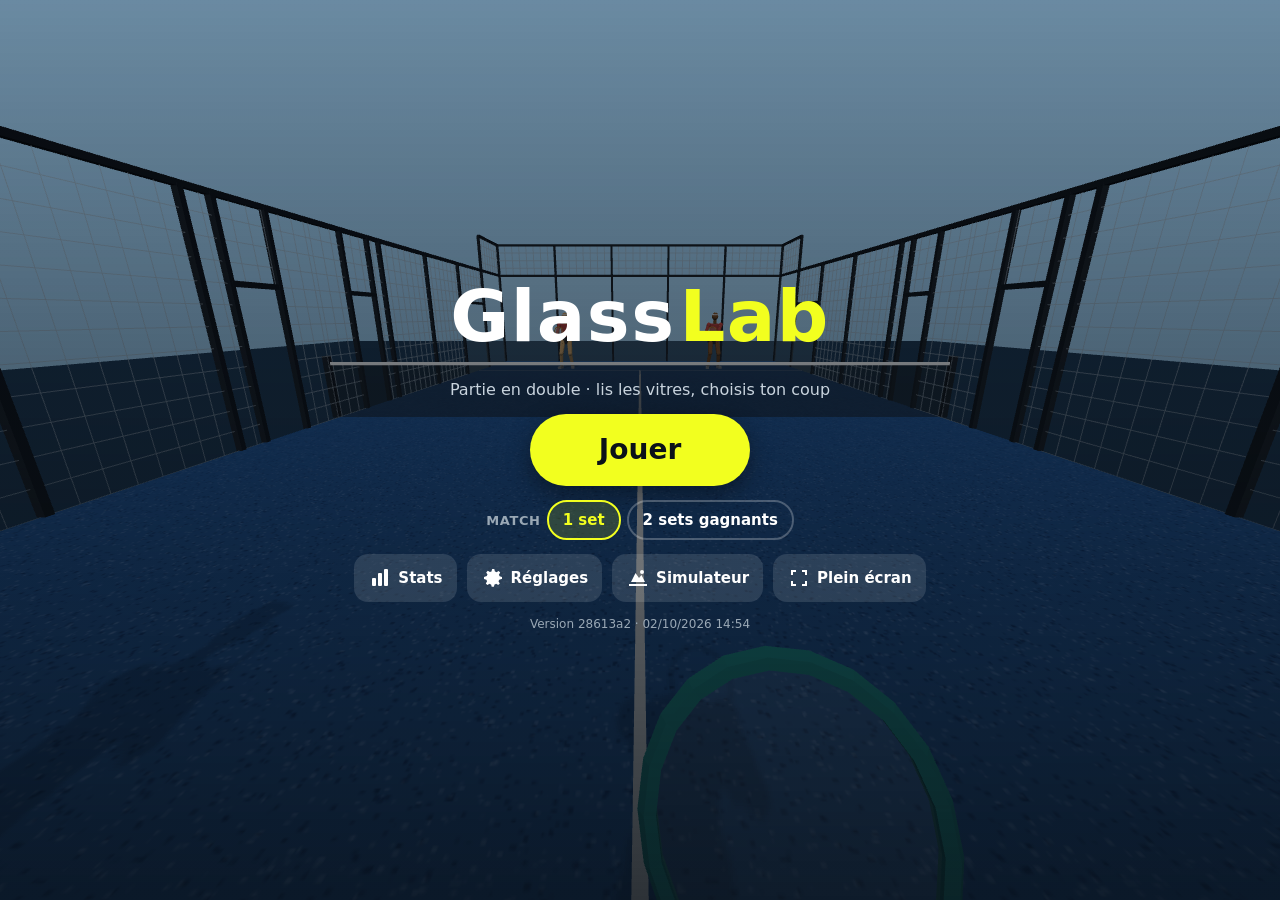
<file: index.html>
<!doctype html>
<html lang="fr">
<head>
  <meta charset="utf-8">
  <meta name="viewport" content="width=device-width, initial-scale=1, maximum-scale=1, user-scalable=no, viewport-fit=cover">
  <meta name="theme-color" content="#0b1219">
  <meta name="color-scheme" content="dark">
  <meta name="description" content="Glass Lab — partie de padel en double, en 1re personne : entraîne ta lecture des vitres et ton choix de coup.">
  <meta name="mobile-web-app-capable" content="yes">
  <meta name="apple-mobile-web-app-capable" content="yes">
  <meta name="apple-mobile-web-app-status-bar-style" content="black-translucent">
  <meta name="apple-mobile-web-app-title" content="Glass Lab">
  <title>Glass Lab</title>
  <link rel="manifest" href="manifest.webmanifest">
  <link rel="icon" type="image/png" sizes="192x192" href="icons/icon-192.png">
  <link rel="apple-touch-icon" href="icons/icon-192.png">
  <link rel="stylesheet" href="style.css">
  <!-- Three.js : copie locale versionnée (vendor/), sans bundler -->
  <script type="importmap">
    { "imports": { "three": "./vendor/three@0.170.0/three.module.min.js" } }
  </script>
</head>
<body>
  <canvas id="game" aria-label="Court de padel en 3D, vue à la première personne, dans le corps du joueur"></canvas>

  <!-- Interface de jeu : le score, Pause, le joystick, Frappe et le toast -->
  <div id="ui" class="ui" hidden>
    <div id="touch" class="touch"></div>
    <!-- Tableau de score : sets terminés, jeux du set en cours, points (● = équipe au service) -->
    <div id="score" class="score" aria-label="Score">
      <div id="scoreUs" class="score-row"><span class="srv" aria-hidden="true"></span><b>Vous</b><span class="hist"></span><span class="games"></span><span class="pts"></span></div>
      <div id="scoreThem" class="score-row"><span class="srv" aria-hidden="true"></span><b>Eux</b><span class="hist"></span><span class="games"></span><span class="pts"></span></div>
      <div id="scoreNote" class="score-note" hidden></div>
    </div>
    <!-- Annonce de l'arbitre après chaque point (« 30-15 », « Jeu · vous »…) et sa raison -->
    <div id="banner" class="banner" hidden role="status" aria-live="polite"><b id="bannerText"></b><small id="bannerSub"></small></div>
    <div id="servePrompt" class="serve-prompt" hidden>À toi de servir : appuie sur Frappe</div>
    <button id="pauseBtn" class="icon-btn pause-btn" aria-label="Pause (Échap)">
      <svg viewBox="0 0 24 24" aria-hidden="true"><rect x="6" y="5" width="4" height="14" rx="1"/><rect x="14" y="5" width="4" height="14" rx="1"/></svg>
    </button>
    <button id="strikeBtn" class="strike" aria-label="Frappe (Espace)">FRAPPE</button>
    <div id="toast" class="toast" hidden role="status" aria-live="polite">
      <span class="toast-icon" id="toastIcon" aria-hidden="true"></span>
      <span class="toast-text"><b id="toastTitle"></b><small id="toastSub"></small></span>
      <button id="toastDetail" class="toast-btn" hidden>Détail</button>
    </div>
    <div id="guide" class="guide" hidden role="note"></div>
    <div id="hint" class="hint" hidden>Astuce : tourne ton téléphone en paysage pour mieux voir le court.</div>
    <div id="level" class="level" hidden role="status" aria-live="polite"></div>
    <div id="spinTag" class="spin-tag" hidden aria-live="polite"></div>
    <canvas id="ballMap" class="ball-map" aria-hidden="true"></canvas>
    <div id="call" class="call" hidden aria-live="polite"></div>
  </div>
  <div id="fade" class="fade" aria-hidden="true"></div>
  <div id="fps" class="fps" hidden></div>

  <!-- Accueil -->
  <section id="home" class="screen home" hidden aria-labelledby="homeTitle">
    <h1 id="homeTitle" class="title">Glass<span>Lab</span></h1>
    <p class="tagline">Partie en double · lis les vitres, choisis ton coup</p>
    <button id="playBtn" class="btn-play">Jouer</button>
    <p id="resumeInfo" class="resume-info" hidden></p>
    <div class="formats" role="group" aria-label="Format du match">
      <span class="formats-lbl" id="formatsLbl">Match</span>
      <button class="fmt-btn" data-format="1set" aria-pressed="true">1 set</button>
      <button class="fmt-btn" data-format="3sets" aria-pressed="false">2 sets gagnants</button>
    </div>
    <button id="newMatchBtn" class="btn-link" hidden>Nouveau match</button>
    <div class="home-icons">
      <button class="icon-btn labeled" data-open="stats" aria-label="Statistiques">
        <svg viewBox="0 0 24 24" aria-hidden="true"><rect x="4" y="12" width="4" height="8" rx="1"/><rect x="10" y="7" width="4" height="13" rx="1"/><rect x="16" y="3" width="4" height="17" rx="1"/></svg><span>Stats</span>
      </button>
      <button class="icon-btn labeled" data-open="settings" aria-label="Réglages">
        <svg viewBox="0 0 24 24" aria-hidden="true"><path d="M12 8.5a3.5 3.5 0 1 0 0 7 3.5 3.5 0 0 0 0-7Zm9 4.6v-2.2l-2.4-.6a7 7 0 0 0-.7-1.6l1.3-2.1-1.6-1.6-2.1 1.3a7 7 0 0 0-1.6-.7L13.3 3h-2.2l-.6 2.4a7 7 0 0 0-1.6.7L6.8 4.8 5.2 6.4l1.3 2.1a7 7 0 0 0-.7 1.6L3 10.9v2.2l2.4.6c.2.6.4 1.1.7 1.6l-1.3 2.1 1.6 1.6 2.1-1.3c.5.3 1 .5 1.6.7l.6 2.4h2.2l.6-2.4c.6-.2 1.1-.4 1.6-.7l2.1 1.3 1.6-1.6-1.3-2.1c.3-.5.5-1 .7-1.6l2.4-.6Z"/></svg><span>Réglages</span>
      </button>
      <a class="icon-btn labeled" href="simulateur.html" aria-label="Simulateur de vitres">
        <svg viewBox="0 0 24 24" aria-hidden="true"><path d="M3 20h18v-2H3v2Zm2-4 4.5-9 3.5 5 2.5-3L19 16H5Zm11-12a2 2 0 1 0 0 4 2 2 0 0 0 0-4Z"/></svg><span>Simulateur</span>
      </a>
      <button class="icon-btn labeled fs-btn" aria-label="Plein écran (F)">
        <svg viewBox="0 0 24 24" aria-hidden="true"><path d="M4 9V4h5v2H6v3H4Zm11-5h5v5h-2V6h-3V4ZM4 15h2v3h3v2H4v-5Zm14 3v-3h2v5h-5v-2h3Z"/></svg><span>Plein écran</span>
      </button>
    </div>
    <p id="buildInfo" class="build-info" hidden></p>
  </section>

  <!-- Pause -->
  <section id="pause" class="screen menu" hidden aria-labelledby="pauseTitle">
    <div class="panel">
      <h2 id="pauseTitle">Pause</h2>
      <div class="summary" id="summary"></div>
      <button id="resumeBtn" class="btn-primary">Reprendre</button>
      <div class="menu-row">
        <button class="btn" data-open="settings">Réglages</button>
        <button class="btn" data-open="stats">Stats</button>
        <button class="btn" id="lastDetailBtn">Revoir la dernière erreur</button>
        <button class="btn fs-btn">Plein écran</button>
        <button class="btn danger" id="quitBtn">Quitter</button>
      </div>
    </div>
  </section>

  <!-- Fin de match -->
  <section id="matchEnd" class="screen menu" hidden aria-labelledby="matchEndTitle">
    <div class="panel">
      <h2 id="matchEndTitle" class="end-title"></h2>
      <p id="matchEndScore" class="end-score"></p>
      <div class="summary" id="matchEndSummary"></div>
      <button id="newMatchEndBtn" class="btn-primary">Nouveau match</button>
      <div class="menu-row">
        <button class="btn" data-open="stats">Stats</button>
        <button class="btn" id="homeEndBtn">Accueil</button>
      </div>
    </div>
  </section>

  <!-- Réglages -->
  <section id="settings" class="screen menu" hidden aria-labelledby="settingsTitle">
    <div class="panel scroll">
      <h2 id="settingsTitle">Réglages</h2>
      <div id="settingsList" class="settings-list"></div>
      <h3>Données</h3>
      <p class="small">Vue, champ de vision, vitesse et aides sont réglés par le jeu ; la difficulté s’adapte à toi.</p>
      <div class="menu-row">
        <button class="btn" id="exportBtn">Exporter (JSON)</button>
        <label class="btn" for="importFile">Importer…</label>
        <input type="file" id="importFile" accept="application/json,.json" hidden>
        <button class="btn danger" id="resetBtn">Réinitialiser</button>
      </div>
      <p class="small" id="dataMsg" role="status"></p>
      <button class="btn-primary back-btn">Retour</button>
    </div>
  </section>

  <!-- Stats -->
  <section id="stats" class="screen menu" hidden aria-labelledby="statsTitle">
    <div class="panel scroll">
      <h2 id="statsTitle">Stats</h2>
      <div id="statsBody"></div>
      <button class="btn-primary back-btn">Retour</button>
    </div>
  </section>

  <!-- Détail d'une balle : replay au ralenti (optionnel, ouvert à la demande) -->
  <section id="detail" class="detail" hidden aria-labelledby="detailTitle">
    <div class="cam-sel" role="group" aria-label="Vue du replay">
      <button class="cam-btn" data-cam="fp">1re pers.</button>
      <button class="cam-btn" data-cam="top">Dessus</button>
      <button class="cam-btn" data-cam="side">Côté</button>
    </div>
    <div class="detail-sheet">
      <h2 id="detailTitle" class="detail-title"></h2>
      <ul id="detailLines" class="detail-lines"></ul>
      <p id="detailRule" class="rule"></p>
      <div class="menu-row">
        <button class="btn" id="replayAgainBtn">Rejouer</button>
        <button class="btn-primary" id="detailResumeBtn">Reprendre</button>
      </div>
    </div>
  </section>

  <div id="fatal" class="screen fatal" hidden role="alert">
    <h1>Glass Lab</h1>
    <p id="fatalText">Ce jeu nécessite WebGL, indisponible sur cet appareil ou ce navigateur.</p>
    <p class="small">Essaie un navigateur récent (Chrome, Safari, Firefox, Edge) et vérifie que l’accélération graphique est activée.</p>
  </div>

  <script type="module" src="src/main.js"></script>
  <noscript><p class="screen fatal">Glass Lab nécessite JavaScript.</p></noscript>
</body>
</html>
</file>
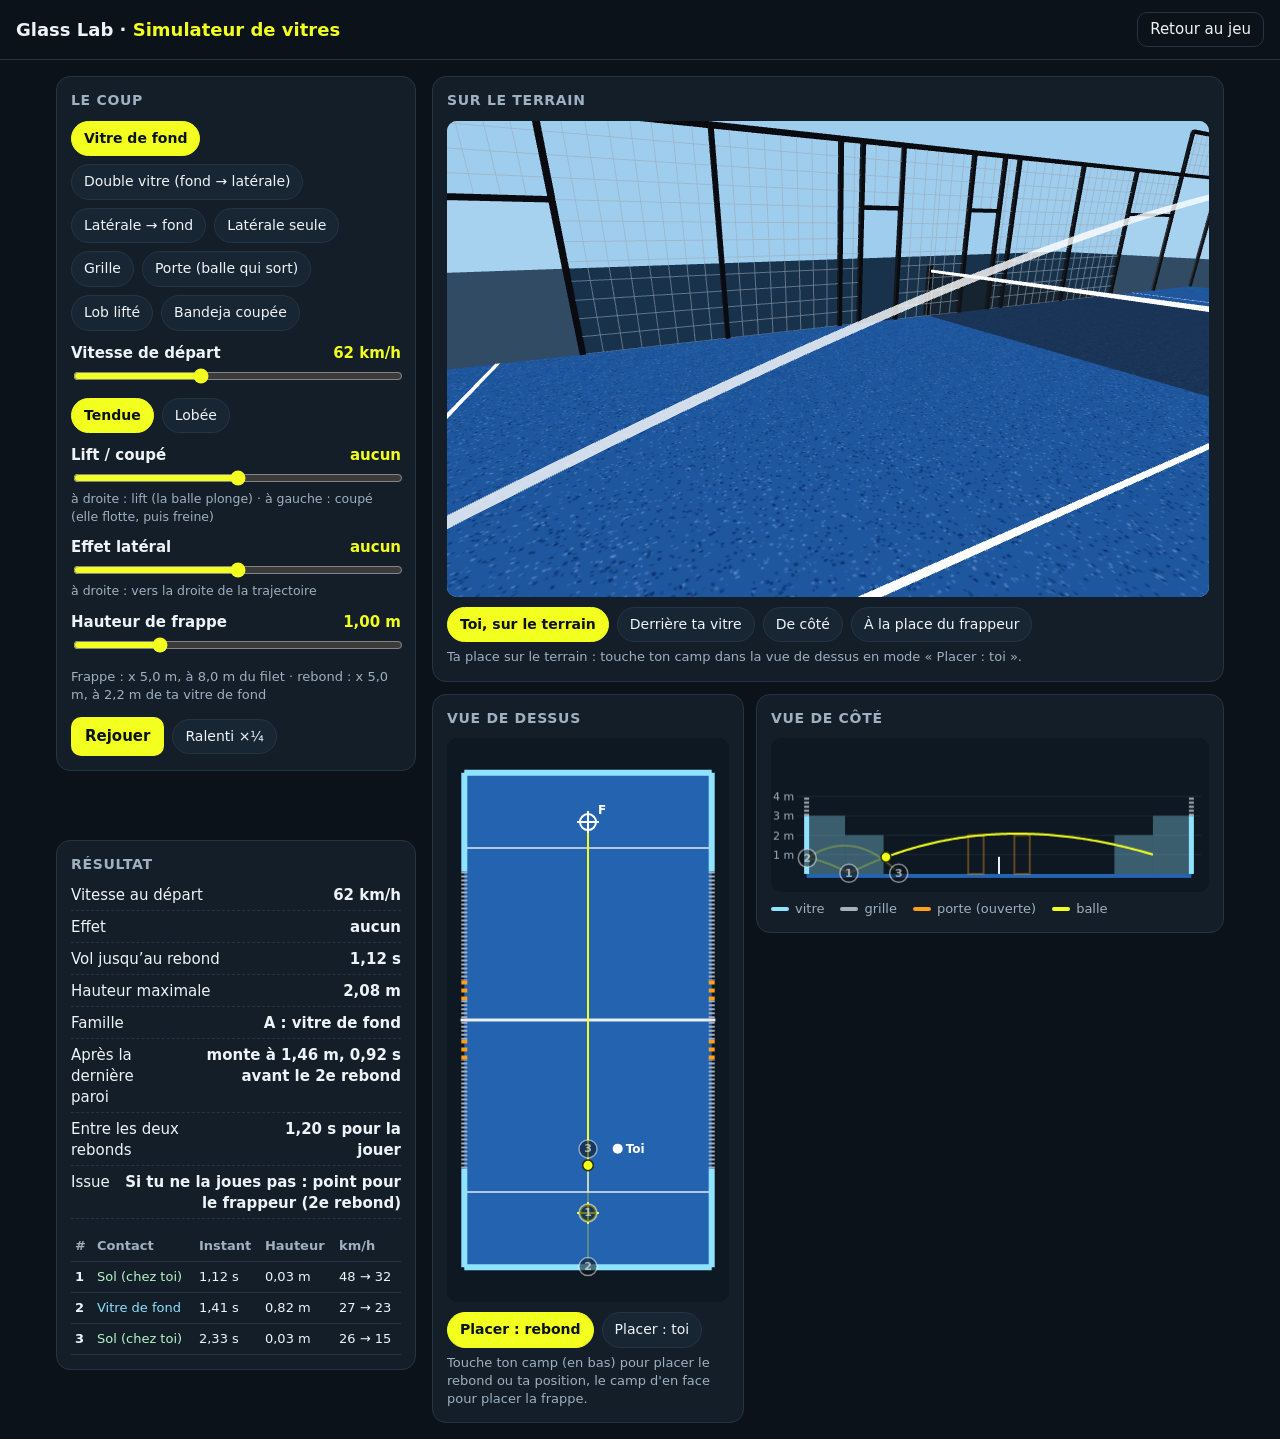
<file: simulateur.html>
<!doctype html>
<html lang="fr">
<head>
  <meta charset="utf-8">
  <meta name="viewport" content="width=device-width, initial-scale=1, viewport-fit=cover">
  <meta name="theme-color" content="#0b1219">
  <title>Glass Lab · Simulateur de vitres</title>
  <link rel="icon" href="icons/icon-192.png">
  <script type="importmap">
    { "imports": { "three": "./vendor/three@0.170.0/three.module.min.js" } }
  </script>
  <style>
    :root { --bg: #0b1219; --panel: #131e29; --line: #253445; --text: #eef3f7; --muted: #9fb0c0; --accent: #f2ff1f; --glass: #8fe3ff; --mesh: #a6b1bd; --door: #ff9f1c; }
    * { box-sizing: border-box; }
    body { margin: 0; background: var(--bg); color: var(--text); font: 15px/1.4 system-ui, -apple-system, Segoe UI, Roboto, sans-serif; }
    header { display: flex; align-items: center; justify-content: space-between; gap: 12px; padding: 12px 16px; border-bottom: 1px solid var(--line); }
    header h1 { margin: 0; font-size: 18px; font-weight: 800; }
    header h1 span { color: var(--accent); }
    a.back { color: var(--text); text-decoration: none; border: 1px solid var(--line); border-radius: 10px; padding: 6px 12px; white-space: nowrap; }
    main { display: grid; gap: 16px; padding: 16px; max-width: 1200px; margin: 0 auto; grid-template-columns: minmax(0, 1fr); }
    @media (min-width: 900px) { main { grid-template-columns: 360px minmax(0, 1fr); align-items: start; } .views { grid-column: 2; grid-row: 1 / span 2; } }
    .card { background: var(--panel); border: 1px solid var(--line); border-radius: 14px; padding: 14px; }
    .card h2 { margin: 0 0 10px; font-size: 14px; text-transform: uppercase; letter-spacing: 0.05em; color: var(--muted); }
    .views { display: grid; gap: 12px; }
    .view-row { display: grid; gap: 12px; grid-template-columns: minmax(0, 1fr); }
    @media (min-width: 640px) { .view-row { grid-template-columns: minmax(0, 0.8fr) minmax(0, 1.2fr); align-items: start; } }
    canvas { width: 100%; display: block; border-radius: 10px; background: #0e1822; touch-action: manipulation; }
    #viewTop { aspect-ratio: 1 / 2; max-height: 72vh; cursor: crosshair; }
    #viewSide { aspect-ratio: 20 / 7; }
    #view3d { aspect-ratio: 16 / 10; max-height: 70vh; background: #9fcdee; }
    .cams { margin-top: 10px; }
    .hint { margin: 6px 0 0; font-size: 13px; color: var(--muted); }
    .chips { display: flex; flex-wrap: wrap; gap: 8px; }
    .chip { border: 1px solid var(--line); background: #182634; color: var(--text); border-radius: 999px; padding: 7px 12px; font: inherit; font-size: 14px; cursor: pointer; }
    .chip.on { background: var(--accent); color: #0b1219; border-color: var(--accent); font-weight: 700; }
    .field { display: grid; grid-template-columns: 1fr auto; gap: 2px 10px; margin: 12px 0; }
    .field label { font-weight: 600; }
    .field output { color: var(--accent); font-variant-numeric: tabular-nums; font-weight: 700; }
    .field input[type=range] { grid-column: 1 / -1; width: 100%; accent-color: var(--accent); }
    .field small { grid-column: 1 / -1; color: var(--muted); }
    .row { display: flex; gap: 8px; flex-wrap: wrap; align-items: center; }
    button.act { border: 0; border-radius: 10px; padding: 9px 14px; font: inherit; font-weight: 700; cursor: pointer; background: var(--accent); color: #0b1219; }
    .points { font-variant-numeric: tabular-nums; color: var(--muted); font-size: 13px; }
    .summary { display: grid; gap: 6px; margin-bottom: 12px; }
    .summary div { display: flex; justify-content: space-between; gap: 12px; border-bottom: 1px dashed var(--line); padding-bottom: 4px; }
    .summary b { text-align: right; }
    .warn { color: var(--door); font-weight: 700; }
    table { width: 100%; border-collapse: collapse; font-size: 13px; font-variant-numeric: tabular-nums; }
    th, td { text-align: left; padding: 6px 4px; border-bottom: 1px solid var(--line); vertical-align: top; }
    th { color: var(--muted); font-weight: 600; }
    td.n { width: 22px; font-weight: 800; }
    .k-floor { color: #b7f5c8; } .k-glass { color: var(--glass); } .k-mesh { color: var(--mesh); } .k-exit { color: var(--door); } .k-net { color: #ff8f8f; }
    .legend { display: flex; flex-wrap: wrap; gap: 10px 16px; font-size: 13px; color: var(--muted); margin-top: 8px; }
    .legend i { display: inline-block; width: 18px; height: 4px; border-radius: 2px; vertical-align: middle; margin-right: 6px; }
  </style>
</head>
<body>
  <header>
    <h1>Glass Lab · <span>Simulateur de vitres</span></h1>
    <a class="back" href="./">Retour au jeu</a>
  </header>
  <main>
    <section class="card" aria-labelledby="hParams">
      <h2 id="hParams">Le coup</h2>
      <div class="chips" id="presets" role="group" aria-label="Préréglages"></div>
      <div class="field"><label for="kmh">Vitesse de départ</label><output id="kmhOut"></output><input type="range" id="kmh" min="20" max="130" step="1"></div>
      <div class="row" role="group" aria-label="Trajectoire">
        <button class="chip" id="tense" type="button">Tendue</button>
        <button class="chip" id="lob" type="button">Lobée</button>
      </div>
      <div class="field"><label for="top">Lift / coupé</label><output id="topOut"></output><input type="range" id="top" min="-220" max="220" step="5"><small>à droite : lift (la balle plonge) · à gauche : coupé (elle flotte, puis freine)</small></div>
      <div class="field"><label for="side">Effet latéral</label><output id="sideOut"></output><input type="range" id="side" min="-190" max="190" step="5"><small>à droite : vers la droite de la trajectoire</small></div>
      <div class="field"><label for="hz">Hauteur de frappe</label><output id="hzOut"></output><input type="range" id="hz" min="0.3" max="3.1" step="0.05"></div>
      <p class="points" id="points"></p>
      <div class="row">
        <button class="act" id="replay" type="button">Rejouer</button>
        <button class="chip" id="speed" type="button">Ralenti ×¼</button>
      </div>
    </section>

    <section class="views" aria-label="Trajectoire">
      <figure class="card" style="margin:0" id="card3d">
        <h2>Sur le terrain</h2>
        <canvas id="view3d" role="img" aria-label="Le court en 3D, vu depuis la place choisie"></canvas>
        <div class="chips cams" id="cams" role="group" aria-label="Place de la caméra">
          <button class="chip on" type="button" data-cam="player">Toi, sur le terrain</button>
          <button class="chip" type="button" data-cam="behind">Derrière ta vitre</button>
          <button class="chip" type="button" data-cam="side">De côté</button>
          <button class="chip" type="button" data-cam="hitter">À la place du frappeur</button>
        </div>
        <p class="hint" id="hint3d">Ta place sur le terrain : touche ton camp dans la vue de dessus en mode « Placer : toi ».</p>
      </figure>
      <div class="view-row">
        <figure class="card" style="margin:0">
          <h2>Vue de dessus</h2>
          <canvas id="viewTop" role="img" aria-label="Court vu de dessus, trajectoire et contacts"></canvas>
          <div class="chips cams" id="place" role="group" aria-label="Ce que place un toucher dans ton camp">
            <button class="chip on" type="button" data-place="bounce">Placer : rebond</button>
            <button class="chip" type="button" data-place="me">Placer : toi</button>
          </div>
          <p class="hint">Touche ton camp (en bas) pour placer le rebond ou ta position, le camp d'en face pour placer la frappe.</p>
        </figure>
        <figure class="card" style="margin:0">
          <h2>Vue de côté</h2>
          <canvas id="viewSide" role="img" aria-label="Court vu de côté : hauteur de la balle"></canvas>
          <div class="legend">
            <span><i style="background:var(--glass)"></i>vitre</span>
            <span><i style="background:var(--mesh)"></i>grille</span>
            <span><i style="background:var(--door)"></i>porte (ouverte)</span>
            <span><i style="background:var(--accent)"></i>balle</span>
          </div>
        </figure>
      </div>
    </section>

    <section class="card" aria-labelledby="hRes">
      <h2 id="hRes">Résultat</h2>
      <div class="summary" id="summary"></div>
      <table>
        <thead><tr><th>#</th><th>Contact</th><th>Instant</th><th>Hauteur</th><th>km/h</th></tr></thead>
        <tbody id="contacts"></tbody>
      </table>
    </section>
  </main>
  <script type="module" src="src/sim/simulator.js"></script>
</body>
</html>
</file>
<file: style.css>
/* Glass Lab — un seul canvas plein écran, interface superposée, aucun scroll ni zoom. */
:root {
  color-scheme: dark;
  --bg: #0b1219;
  --panel: rgba(12, 20, 28, 0.92);
  --panel-2: #1a2734;
  --text: #ffffff;
  --text-2: #c9d4de;
  --muted: #9aa8b5;
  --accent: #f2ff1f; /* jaune balle : texte sombre dessus */
  --accent-ink: #0b1219;
  --good: #23c46b;
  --ok: #f0a020;
  --bad: #ef4a3c;
  --safe-t: env(safe-area-inset-top, 0px);
  --safe-r: env(safe-area-inset-right, 0px);
  --safe-b: env(safe-area-inset-bottom, 0px);
  --safe-l: env(safe-area-inset-left, 0px);
  --tap: 48px;
}

*, *::before, *::after { box-sizing: border-box; }
html, body {
  margin: 0; padding: 0; width: 100%; height: 100%;
  overflow: hidden; overscroll-behavior: none;
  background: var(--bg); color: var(--text);
  font: 16px/1.35 system-ui, -apple-system, "Segoe UI", Roboto, sans-serif;
  -webkit-user-select: none; user-select: none;
  -webkit-touch-callout: none; -webkit-tap-highlight-color: transparent;
  -webkit-text-size-adjust: 100%;
}
body { position: fixed; inset: 0; }

#game {
  position: fixed; left: 0; top: 0;
  width: 100vw; height: 100vh; height: 100dvh; width: 100dvw;
  display: block; touch-action: none; outline: none;
}

[hidden] { display: none !important; }
button { font: inherit; color: inherit; }

.screen {
  position: fixed; inset: 0; z-index: 20;
  display: flex; flex-direction: column; align-items: center; justify-content: center; gap: 14px;
  padding: calc(16px + var(--safe-t)) calc(16px + var(--safe-r)) calc(16px + var(--safe-b)) calc(16px + var(--safe-l));
  background: rgba(8, 14, 20, 0.82); text-align: center;
}
.fatal h1 { margin: 0; font-size: 32px; }
.fatal p { max-width: 34em; margin: 0; }
.small { font-size: 14px; color: var(--text-2); }

/* ---------- Contrôles ---------- */
.ui { position: fixed; inset: 0; z-index: 5; pointer-events: none; }
.ui[hidden] { display: none !important; }
.touch { position: absolute; inset: 0; pointer-events: auto; touch-action: none; }
.joy-base {
  position: absolute; border-radius: 50%;
  background: rgba(10, 18, 26, 0.32); border: 2px solid rgba(255, 255, 255, 0.75);
  pointer-events: none; touch-action: none;
}
.joy-base.ghost {
  left: calc(28px + var(--safe-l)); bottom: calc(28px + var(--safe-b)); top: auto;
  opacity: 0.35;
}
.joy-base.ghost.right { left: auto; right: calc(28px + var(--safe-r)); }
.joy-knob {
  position: absolute; left: 50%; top: 50%; width: 44%; height: 44%; border-radius: 50%;
  transform: translate(-50%, -50%); background: rgba(255, 255, 255, 0.92); box-shadow: 0 2px 8px rgba(0, 0, 0, 0.35);
}
.strike {
  position: absolute; pointer-events: auto; touch-action: none;
  width: max(96px, 18vh); height: max(96px, 18vh); width: max(96px, 18dvh); height: max(96px, 18dvh);
  right: calc(24px + var(--safe-r)); bottom: calc(24px + var(--safe-b));
  border-radius: 50%; border: 3px solid rgba(255, 255, 255, 0.9);
  background: rgba(242, 255, 31, 0.88); color: var(--accent-ink);
  font-weight: 900; font-size: clamp(14px, 2.6dvh, 20px); letter-spacing: 0.06em;
  box-shadow: 0 6px 18px rgba(0, 0, 0, 0.35); transition: transform 80ms ease, background-color 80ms ease;
}
.strike.pressed { transform: scale(0.9); background: #ffffff; }
.lefty .strike { right: auto; left: calc(24px + var(--safe-l)); }

/* ---------- HUD ---------- */
.icon-btn {
  display: inline-flex; align-items: center; justify-content: center; gap: 6px;
  min-width: var(--tap); min-height: var(--tap); padding: 0; border: 0; border-radius: 14px;
  background: rgba(12, 20, 28, 0.6); cursor: pointer; pointer-events: auto;
}
a.icon-btn { text-decoration: none; color: inherit; }
.icon-btn svg { width: 24px; height: 24px; fill: #fff; }
.pause-btn { position: absolute; top: calc(10px + var(--safe-t)); right: calc(10px + var(--safe-r)); }

.toast {
  position: absolute; left: 50%; bottom: calc(14px + var(--safe-b)); transform: translateX(-50%);
  max-width: min(560px, calc(100vw - 2 * max(96px, 18dvh) - 80px));
  display: flex; align-items: center; gap: 10px; padding: 8px 12px; border-radius: 14px;
  background: rgba(12, 20, 28, 0.9); border: 2px solid; pointer-events: none;
}
.toast.good { border-color: var(--good); }
.toast.ok { border-color: var(--ok); }
.toast.bad { border-color: var(--bad); }
.toast-icon { flex: 0 0 auto; width: 30px; height: 30px; border-radius: 50%; display: grid; place-items: center; font-weight: 900; color: #0b1219; }
.toast.good .toast-icon { background: var(--good); }
.toast.ok .toast-icon { background: var(--ok); }
.toast.bad .toast-icon { background: var(--bad); color: #fff; }
.toast-text { display: flex; flex-direction: column; min-width: 0; }
.toast-text b { font-size: 16px; }
.toast-text small { font-size: 13px; color: var(--text-2); }
.toast-btn { pointer-events: auto; flex: 0 0 auto; min-height: 40px; padding: 4px 12px; border: 1px solid rgba(255,255,255,.5); border-radius: 10px; background: transparent; font-weight: 700; cursor: pointer; }

.guide {
  position: absolute; max-width: 240px; padding: 10px 14px; border-radius: 14px;
  background: #ffffff; color: #0b1219; font-weight: 700; font-size: 15px; pointer-events: auto; cursor: pointer;
  box-shadow: 0 6px 20px rgba(0, 0, 0, 0.35);
}
.guide::after { content: 'Toucher pour passer'; display: block; font-size: 11px; font-weight: 600; color: #4a5866; margin-top: 2px; }
.guide.at-joy { left: calc(28px + var(--safe-l)); bottom: calc(40% + var(--safe-b)); }
.lefty .guide.at-joy { left: auto; right: calc(28px + var(--safe-r)); }
.guide.at-strike { right: calc(24px + var(--safe-r)); bottom: calc(max(96px, 18dvh) + 40px + var(--safe-b)); }
.lefty .guide.at-strike { right: auto; left: calc(24px + var(--safe-l)); }
.guide.at-toast { left: 50%; transform: translateX(-50%); bottom: calc(88px + var(--safe-b)); }
.hint {
  position: absolute; left: 50%; top: calc(56px + var(--safe-t)); transform: translateX(-50%);
  padding: 6px 12px; border-radius: 10px; background: rgba(12, 20, 28, 0.75); color: var(--text-2);
  font-size: 13px; pointer-events: none; max-width: calc(100vw - 32px); text-align: center;
}
.level {
  position: absolute; left: 50%; top: calc(52px + var(--safe-t)); transform: translateX(-50%);
  padding: 4px 12px; border-radius: 999px; background: rgba(12, 20, 28, 0.7); color: var(--accent);
  font-weight: 800; font-size: 14px; pointer-events: none;
}
/* Score : tableau de type télévision en haut à gauche — sets terminés (gris, gagnés en blanc), jeux du set
   en cours, points dans la case jaune ; ● = équipe au service ; enjeu du point en dessous */
.score {
  position: absolute; left: calc(10px + var(--safe-l)); top: calc(10px + var(--safe-t));
  padding: 5px 8px; border-radius: 12px; background: rgba(12, 20, 28, 0.8);
  font-variant-numeric: tabular-nums; line-height: 1; pointer-events: none; display: grid; gap: 3px;
}
.score-row { display: flex; align-items: center; gap: 7px; height: 22px; }
.score-row .srv { width: 9px; color: var(--accent); font-size: 10px; }
.score-row b { width: 40px; font-size: 12px; font-weight: 800; color: var(--text-2); text-transform: uppercase; letter-spacing: 0.04em; }
.score-row .hist { display: flex; gap: 7px; color: var(--muted); font-size: 15px; font-weight: 700; }
.score-row .hist:empty { display: none; }
.score-row .hist .w { color: #ffffff; }
.score-row .games { min-width: 12px; text-align: center; font-size: 17px; font-weight: 900; }
.score-row .games:empty { display: none; }
.score-row .pts { min-width: 34px; padding: 3px 6px; border-radius: 7px; background: var(--accent); color: var(--accent-ink); text-align: center; font-size: 16px; font-weight: 900; }
.score-note { font-size: 12px; font-weight: 800; color: var(--accent); padding-top: 1px; }
.debug .score { top: calc(34px + var(--safe-t)); }
.banner {
  position: absolute; left: 50%; top: 24%; transform: translateX(-50%);
  display: flex; flex-direction: column; align-items: center; gap: 2px;
  padding: 8px 20px; border-radius: 16px; background: rgba(12, 20, 28, 0.84); border: 2px solid transparent;
  pointer-events: none; white-space: nowrap; text-align: center;
}
.banner b { font-size: 26px; font-weight: 900; font-variant-numeric: tabular-nums; }
.banner small { font-size: 14px; font-weight: 700; color: var(--text-2); }
.banner small:empty { display: none; }
.banner.won { border-color: var(--good); }
.banner.won b { color: #7dffb0; }
.banner.lost { border-color: var(--bad); }
.banner.lost b { color: #ff9a90; }
.serve-prompt {
  position: absolute; right: calc(24px + var(--safe-r)); bottom: calc(max(96px, 18dvh) + 34px + var(--safe-b));
  padding: 8px 12px; border-radius: 12px; background: var(--accent); color: var(--accent-ink); font-weight: 800; font-size: 15px;
  pointer-events: none; box-shadow: 0 4px 14px rgba(0, 0, 0, 0.3);
}
.lefty .serve-prompt { right: auto; left: calc(24px + var(--safe-l)); }
.fade { position: fixed; inset: 0; z-index: 4; background: #05090d; opacity: 0; pointer-events: none; }
.fade.fading { transition: opacity 380ms ease-out; }
/* Effet de la balle qui t'arrive (coupé, lifté, latéral) : texte toujours présent, couleur en appui */
.spin-tag {
  position: absolute; left: 50%; top: calc(10px + var(--safe-t)); transform: translateX(-50%);
  padding: 4px 12px; border-radius: 999px; background: rgba(12, 20, 28, 0.78); font-weight: 800; font-size: 14px;
  pointer-events: none; white-space: nowrap; border: 2px solid #8ecbff;
}
.spin-tag.cut { border-color: #6fb7ff; }
.spin-tag.top { border-color: #ffb347; }
.spin-tag.side { border-color: #d39cff; }
/* Mini-carte des balles hautes (lobs vers ton camp) : sous Pause, orientée comme le joystick */
.ball-map {
  position: absolute; right: calc(10px + var(--safe-r)); top: calc(10px + var(--tap) + 8px + var(--safe-t));
  width: 104px; height: 104px; border-radius: 50%; pointer-events: none;
  opacity: 0; transform: scale(0.92); transition: opacity 140ms ease-out, transform 140ms ease-out;
}
.ball-map.on { opacity: 1; transform: none; }
.call {
  position: absolute; left: 0; top: 0; padding: 4px 10px; border-radius: 12px; background: #ffffff; color: #0b1219;
  font-weight: 900; font-size: 14px; pointer-events: none; white-space: nowrap; box-shadow: 0 3px 10px rgba(0, 0, 0, 0.3);
}
.call.docked { left: calc(12px + var(--safe-l)); top: calc(60px + var(--safe-t)); }
.call.docked::before { content: 'Partenaire · '; font-weight: 700; color: #4a5866; }
.fps { position: fixed; z-index: 30; left: calc(8px + var(--safe-l)); top: calc(8px + var(--safe-t)); padding: 2px 6px; border-radius: 6px; background: rgba(0,0,0,.6); font: 600 12px ui-monospace, monospace; pointer-events: none; }

/* ---------- Écrans ---------- */
.home { background: linear-gradient(180deg, rgba(8, 14, 20, 0.35), rgba(8, 14, 20, 0.85)); }
.title { margin: 0; font-size: clamp(40px, 9vmin, 72px); font-weight: 900; letter-spacing: 0.02em; }
.title span { color: var(--accent); margin-left: 4px; }
.tagline { margin: 0; color: var(--text-2); font-size: 16px; }
.btn-play {
  min-width: 220px; min-height: 72px; padding: 0 40px; border: 0; border-radius: 999px;
  background: var(--accent); color: var(--accent-ink); font-size: 28px; font-weight: 900; cursor: pointer;
  box-shadow: 0 8px 24px rgba(0, 0, 0, 0.4);
}
.btn-play:active, .btn-primary:active, .btn:active { transform: scale(0.97); }
.home-icons { display: flex; gap: 10px; flex-wrap: wrap; justify-content: center; }
.build-info { margin: 0; color: var(--muted); font-size: 12px; font-variant-numeric: tabular-nums; }
.resume-info { margin: -4px 0 0; color: var(--text-2); font-size: 14px; font-weight: 700; font-variant-numeric: tabular-nums; }
.formats { display: flex; align-items: center; gap: 6px; flex-wrap: wrap; justify-content: center; }
.formats-lbl { color: var(--muted); font-size: 13px; font-weight: 700; text-transform: uppercase; letter-spacing: 0.05em; }
.fmt-btn {
  min-height: 40px; padding: 0 14px; border: 2px solid rgba(255, 255, 255, 0.25); border-radius: 999px;
  background: transparent; color: #fff; font-weight: 800; font-size: 15px; cursor: pointer;
}
.fmt-btn[aria-pressed="true"] { border-color: var(--accent); background: rgba(242, 255, 31, 0.14); color: var(--accent); }
.btn-link { min-height: 40px; padding: 0 12px; border: 0; background: transparent; color: var(--text-2); font-weight: 700; font-size: 15px; text-decoration: underline; cursor: pointer; }
.end-title { margin: 0; font-size: 32px; font-weight: 900; }
.end-title.won { color: #7dffb0; }
.end-title.lost { color: #ff9a90; }
.end-score { margin: 0; font-size: 22px; font-weight: 900; font-variant-numeric: tabular-nums; letter-spacing: 0.04em; }
.end-score small { display: block; font-size: 13px; font-weight: 700; color: var(--text-2); letter-spacing: 0; }
.icon-btn.labeled { padding: 0 14px; font-weight: 700; font-size: 15px; background: rgba(255,255,255,0.12); }

.menu { background: rgba(6, 10, 15, 0.78); }
.panel {
  width: min(560px, 100%); max-height: 100%; padding: 18px; border-radius: 20px;
  background: var(--panel); display: flex; flex-direction: column; gap: 12px; text-align: left;
}
.panel.scroll { overflow-y: auto; overscroll-behavior: contain; touch-action: pan-y; }
.panel h2 { margin: 0; font-size: 24px; }
.panel h3 { margin: 6px 0 0; font-size: 16px; color: var(--text-2); }
.btn, .btn-primary {
  min-height: var(--tap); padding: 0 16px; border-radius: 12px; font-weight: 700; cursor: pointer;
  display: inline-flex; align-items: center; justify-content: center;
}
.btn { border: 1px solid rgba(255, 255, 255, 0.28); background: var(--panel-2); color: var(--text); }
.btn.danger { color: #ff8a80; }
.btn-primary { border: 0; background: var(--accent); color: var(--accent-ink); font-size: 18px; }
.menu-row { display: flex; flex-wrap: wrap; gap: 8px; }
.menu-row .btn { flex: 1 1 140px; }
.back-btn { align-self: stretch; }
.summary { display: grid; grid-template-columns: repeat(4, 1fr); gap: 8px; }
.kpi { background: var(--panel-2); border-radius: 12px; padding: 8px 10px; }
.summary-score { grid-column: 1 / -1; margin: 0; font-weight: 800; font-size: 17px; font-variant-numeric: tabular-nums; }
.summary-score small { display: block; font-weight: 600; font-size: 13px; color: var(--text-2); }
.kpi b { display: block; font-size: 22px; font-variant-numeric: tabular-nums; }
.kpi span { font-size: 12px; color: var(--text-2); }
@media (max-width: 520px) { .summary { grid-template-columns: repeat(2, 1fr); } }

.settings-list { display: flex; flex-direction: column; }
.setting { display: flex; align-items: center; justify-content: space-between; gap: 12px; min-height: 56px; border-bottom: 1px solid rgba(255,255,255,0.1); }
.setting .lbl { display: flex; flex-direction: column; }
.setting .lbl small { color: var(--muted); font-size: 12px; }
.switch { position: relative; flex: 0 0 auto; width: 56px; height: 32px; }
.switch input { position: absolute; inset: 0; width: 100%; height: 100%; margin: 0; opacity: 0; cursor: pointer; }
.switch span { position: absolute; inset: 0; border-radius: 999px; background: #44515e; transition: background 120ms; pointer-events: none; }
.switch span::after { content: ''; position: absolute; left: 3px; top: 3px; width: 26px; height: 26px; border-radius: 50%; background: #fff; transition: transform 120ms; }
.switch input:checked + span { background: var(--good); }
.switch input:checked + span::after { transform: translateX(24px); }
.switch input:focus-visible + span { outline: 3px solid var(--accent); outline-offset: 2px; }
.choice { display: inline-flex; background: #2a3846; border-radius: 12px; padding: 3px; gap: 2px; }
.choice button { min-width: 56px; min-height: 42px; border: 0; border-radius: 9px; background: transparent; color: var(--text-2); font-weight: 700; cursor: pointer; }
.choice button[aria-pressed="true"] { background: #fff; color: #0b1219; }
.range { display: inline-flex; align-items: center; gap: 8px; }
.setting input[type="range"] { width: 140px; min-height: 40px; accent-color: var(--accent); }
.range output { min-width: 3.2em; text-align: right; font-variant-numeric: tabular-nums; color: var(--text-2); }

.stats-table { width: 100%; border-collapse: collapse; font-size: 15px; }
.stats-table th, .stats-table td { padding: 8px 4px; border-bottom: 1px solid rgba(255,255,255,0.1); text-align: left; }
.stats-table .num { text-align: right; font-variant-numeric: tabular-nums; }
.stats-table th { color: var(--text-2); font-weight: 600; }

/* ---------- Détail (replay) ---------- */
.detail { position: fixed; inset: 0; z-index: 15; pointer-events: none; display: flex; flex-direction: column; justify-content: space-between;
  padding: calc(10px + var(--safe-t)) calc(10px + var(--safe-r)) calc(10px + var(--safe-b)) calc(10px + var(--safe-l)); }
.cam-sel { align-self: center; display: flex; gap: 4px; padding: 4px; border-radius: 14px; background: rgba(12, 20, 28, 0.75); pointer-events: auto; }
.cam-btn { min-height: var(--tap); min-width: 84px; border: 0; border-radius: 10px; background: transparent; font-weight: 700; cursor: pointer; }
.cam-btn[aria-pressed="true"] { background: #fff; color: #0b1219; }
.detail-sheet { align-self: center; width: min(640px, 100%); max-height: 46%; overflow-y: auto; overscroll-behavior: contain; touch-action: pan-y;
  padding: 12px 14px; border-radius: 16px; background: var(--panel); pointer-events: auto; display: flex; flex-direction: column; gap: 6px; }
.detail-title { margin: 0; font-size: 17px; }
.detail-lines { margin: 0; padding-left: 18px; font-size: 13px; color: var(--text-2); }
.rule { margin: 0; padding: 8px 10px; border-radius: 10px; background: #233243; font-size: 14px; }
.detail-sheet .menu-row { position: sticky; bottom: -12px; margin: 0 -14px -12px; padding: 8px 14px 12px; background: var(--panel); }
.rule::before { content: 'Règle à retenir · '; font-weight: 800; color: var(--accent); }

@media (prefers-reduced-motion: reduce) {
  *, *::before, *::after { animation: none !important; transition: none !important; }
}
@media (orientation: landscape) {
  .detail { flex-direction: row; justify-content: space-between; align-items: stretch; }
  .cam-sel { align-self: flex-start; flex-direction: column; }
  .detail-sheet { align-self: stretch; width: min(420px, 40vw); max-height: none; }
}
</file>
